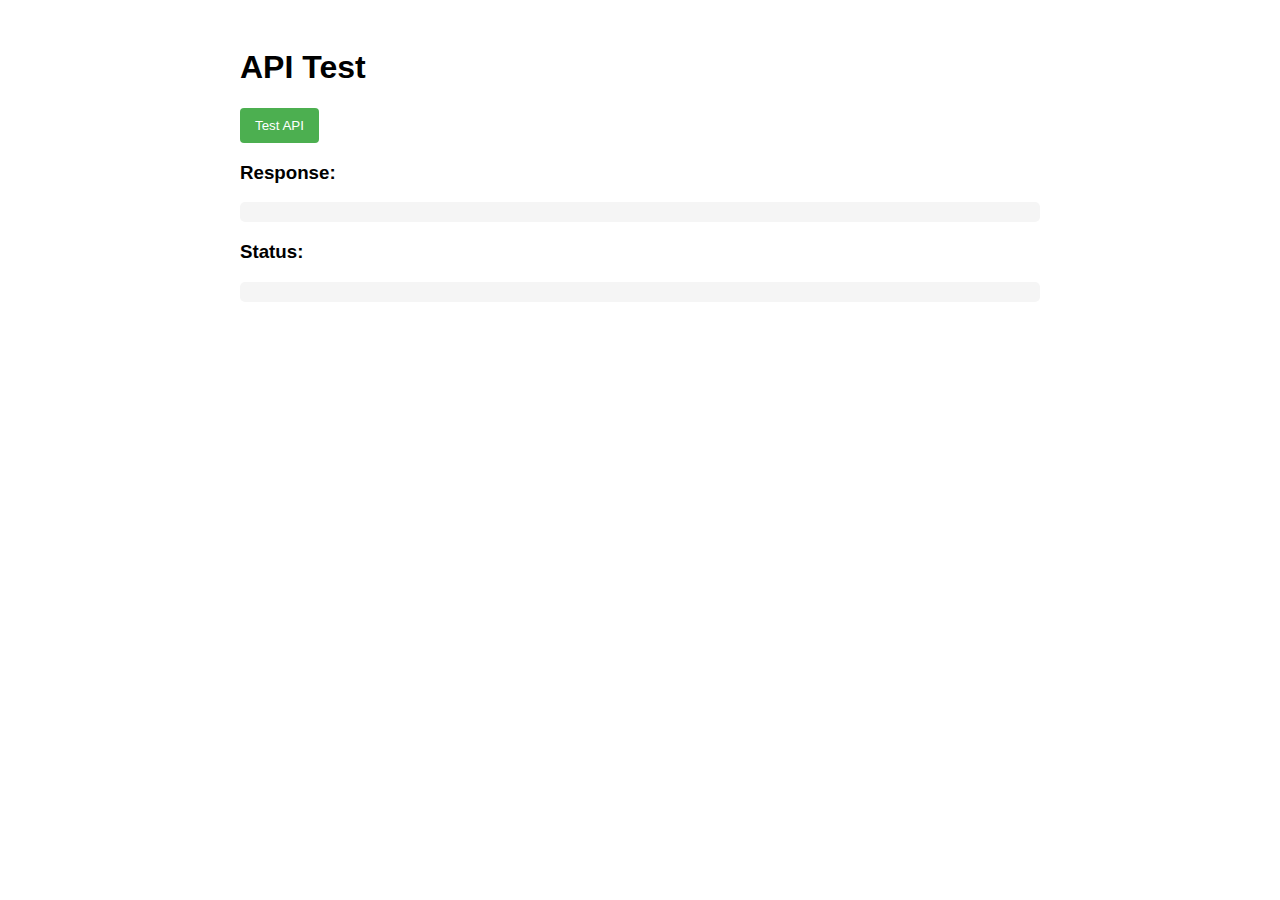
<file: static/test.html>
<!DOCTYPE html>
<html>
<head>
    <title>API Test</title>
    <style>
        body {
            font-family: Arial, sans-serif;
            padding: 20px;
        }
        .container {
            max-width: 800px;
            margin: 0 auto;
        }
        pre {
            background-color: #f5f5f5;
            padding: 10px;
            border-radius: 5px;
            overflow-x: auto;
        }
        .error {
            color: red;
        }
        .success {
            color: green;
        }
        button {
            padding: 10px 15px;
            background-color: #4CAF50;
            color: white;
            border: none;
            border-radius: 4px;
            cursor: pointer;
        }
        button:hover {
            background-color: #45a049;
        }
    </style>
</head>
<body>
    <div class="container">
        <h1>API Test</h1>
        <button id="testBtn">Test API</button>
        <div id="statusContainer" style="margin-top: 10px;"></div>
        <h3>Response:</h3>
        <pre id="response"></pre>
        <h3>Status:</h3>
        <pre id="status"></pre>
    </div>

    <script>
        document.getElementById('testBtn').addEventListener('click', async function() {
            const statusContainer = document.getElementById('statusContainer');
            const responseElem = document.getElementById('response');
            const statusElem = document.getElementById('status');
            
            statusContainer.innerHTML = '<span style="color: blue;">Testing API...</span>';
            
            try {
                // Create a basic payload for the API
                const payload = {
                    product_type: "Electronics",
                    product_group: "Smartphones",
                    actual_price: 999.99,
                    competitor_price: 1049.99,
                    rating: 4.5,
                    number_of_orders: 120
                };
                
                console.log("Sending data:", JSON.stringify(payload));
                
                const response = await fetch('/api/predict-price', {
                    method: 'POST',
                    headers: {
                        'Content-Type': 'application/json'
                    },
                    body: JSON.stringify(payload)
                });
                
                console.log("Response status:", response.status);
                
                // If response is not OK, try to get error details
                if (!response.ok) {
                    let errorText = await response.text();
                    try {
                        // Try to parse as JSON
                        const errorJson = JSON.parse(errorText);
                        errorText = JSON.stringify(errorJson, null, 2);
                    } catch (e) {
                        // Keep as text if not JSON
                    }
                    
                    statusContainer.innerHTML = `<span class="error">Error: ${response.status} ${response.statusText}</span>`;
                    responseElem.textContent = errorText;
                    statusElem.textContent = `Failed with status: ${response.status}`;
                    return;
                }
                
                // Get the JSON response
                const data = await response.json();
                
                // Prettify and display the response
                responseElem.textContent = JSON.stringify(data, null, 2);
                statusElem.textContent = `Success - Response received`;
                statusContainer.innerHTML = '<span class="success">Success! API responded correctly.</span>';
                
                // Check if response has expected properties
                const requiredProps = [
                    'recommendedPrice', 'minPrice', 'maxPrice', 
                    'elasticityCategory', 'explanation'
                ];
                
                const snakeCaseProps = [
                    'recommended_price', 'min_price', 'max_price',
                    'elasticity_category', 'explanation'
                ];
                
                // Check for camelCase
                const missingCamelProps = requiredProps.filter(prop => typeof data[prop] === 'undefined');
                
                // Check for snake_case
                const missingSnakeProps = snakeCaseProps.filter(prop => typeof data[prop] === 'undefined');
                
                if (missingCamelProps.length > 0 && missingSnakeProps.length > 0) {
                    const html = `
                        <div class="error">
                            <p>Warning: Some required properties are missing.</p>
                            <p>Missing camelCase props: ${missingCamelProps.join(', ')}</p>
                            <p>Missing snake_case props: ${missingSnakeProps.join(', ')}</p>
                        </div>
                    `;
                    statusContainer.innerHTML = html;
                }
                
            } catch (error) {
                console.error("Error:", error);
                statusContainer.innerHTML = `<span class="error">Error: ${error.message}</span>`;
                statusElem.textContent = `Exception: ${error.message}`;
            }
        });
    </script>
</body>
</html>
</file>
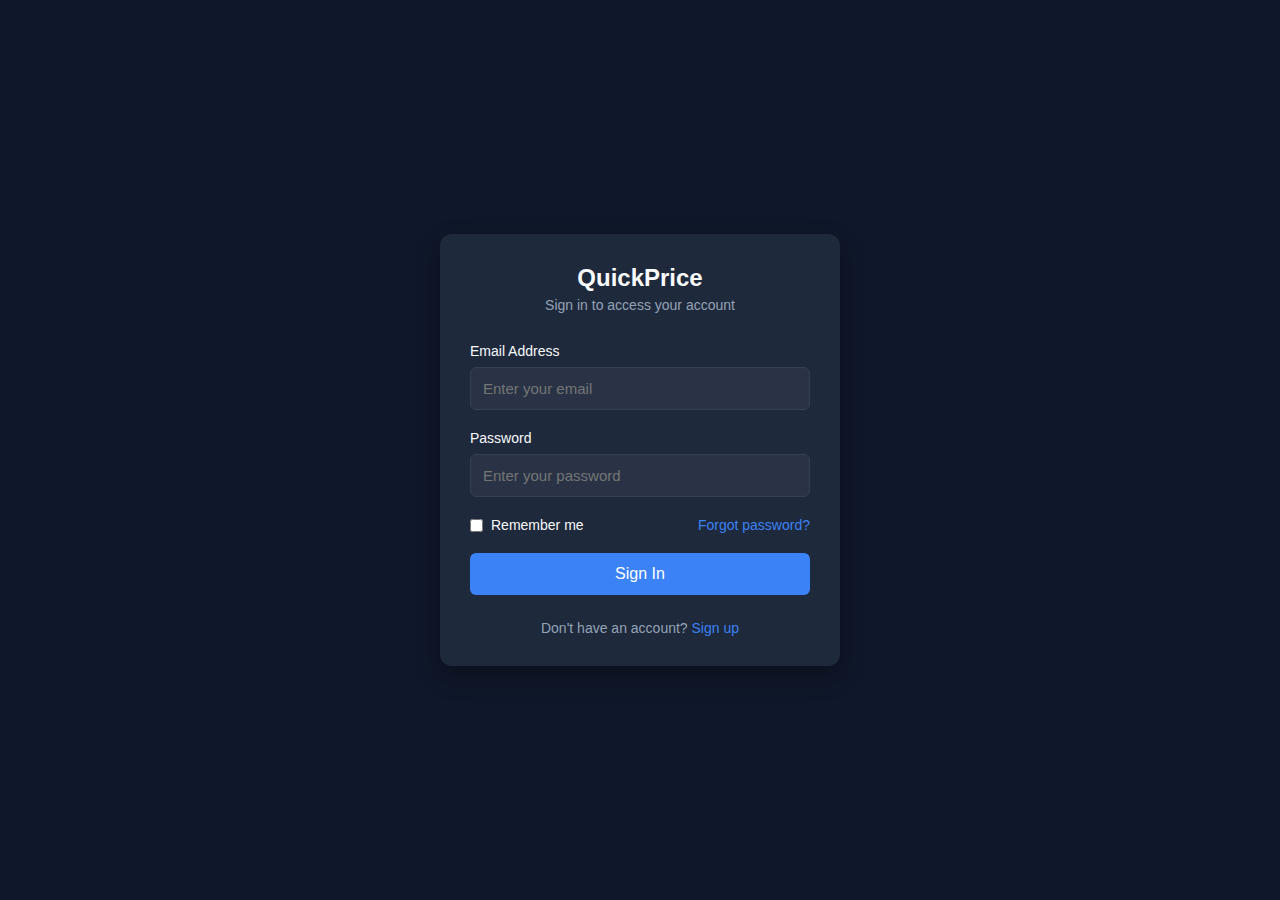
<file: templates/login.html>
<!DOCTYPE html>
<html lang="en" data-theme="dark">
<head>
  <meta charset="UTF-8">
  <meta name="viewport" content="width=device-width, initial-scale=1.0">
  <title>Login - QuickPrice</title>
  <link rel="stylesheet" href="/static/style.css">
  <link rel="stylesheet" href="https://cdnjs.cloudflare.com/ajax/libs/font-awesome/6.0.0/css/all.min.css">
  <style>
    :root {
      /* Dark Theme (Default) */
      --bg-color: #0f172a;
      --card-bg: #1e293b;
      --card-border: #334155;
      --text-color: #f8fafc;
      --text-muted: #94a3b8;
      --accent-color: #3b82f6;
      --hover-color: #2563eb;
      --danger-color: #ef4444;
      --success-color: #22c55e;
    }
    
    body {
      background-color: var(--bg-color);
      color: var(--text-color);
      font-family: -apple-system, BlinkMacSystemFont, "Segoe UI", Roboto, Oxygen, Ubuntu, Cantarell, sans-serif;
      margin: 0;
      padding: 0;
      height: 100vh;
      display: flex;
      align-items: center;
      justify-content: center;
    }
    
    .login-container {
      width: 100%;
      max-width: 400px;
      padding: 30px;
      background-color: var(--card-bg);
      border-radius: 12px;
      box-shadow: 0 10px 25px rgba(0, 0, 0, 0.3);
    }
    
    .brand {
      text-align: center;
      margin-bottom: 30px;
    }
    
    .brand h1 {
      color: var(--text-color);
      font-size: 24px;
      font-weight: 700;
      margin-bottom: 5px;
    }
    
    .brand p {
      color: var(--text-muted);
      font-size: 14px;
      margin-top: 0;
    }
    
    .form-group {
      margin-bottom: 20px;
    }
    
    .form-group label {
      display: block;
      margin-bottom: 8px;
      font-weight: 500;
      color: var(--text-color);
      font-size: 14px;
    }
    
    .form-group input {
      width: 100%;
      padding: 12px;
      border: 1px solid var(--card-border);
      background-color: rgba(255, 255, 255, 0.05);
      border-radius: 6px;
      color: var(--text-color);
      font-size: 15px;
      transition: all 0.2s;
      box-sizing: border-box;
    }
    
    .form-group input:focus {
      outline: none;
      border-color: var(--accent-color);
      box-shadow: 0 0 0 2px rgba(59, 130, 246, 0.3);
    }
    
    .form-options {
      display: flex;
      justify-content: space-between;
      align-items: center;
      margin-bottom: 20px;
      font-size: 14px;
    }
    
    .form-options a {
      color: var(--accent-color);
      text-decoration: none;
    }
    
    .form-options a:hover {
      text-decoration: underline;
    }
    
    .checkbox-container {
      display: flex;
      align-items: center;
    }
    
    .checkbox-container input {
      margin-right: 8px;
    }
    
    button {
      width: 100%;
      padding: 12px;
      background-color: var(--accent-color);
      color: white;
      border: none;
      border-radius: 6px;
      font-size: 16px;
      font-weight: 500;
      cursor: pointer;
      transition: background-color 0.2s;
    }
    
    button:hover {
      background-color: var(--hover-color);
    }
    
    .login-footer {
      text-align: center;
      margin-top: 25px;
      font-size: 14px;
      color: var(--text-muted);
    }
    
    .login-footer a {
      color: var(--accent-color);
      text-decoration: none;
    }
    
    .login-footer a:hover {
      text-decoration: underline;
    }
    
    .alert {
      padding: 12px;
      border-radius: 6px;
      margin-bottom: 20px;
      display: none;
    }
    
    .alert-danger {
      background-color: rgba(239, 68, 68, 0.2);
      color: #fca5a5;
      border: 1px solid rgba(239, 68, 68, 0.3);
    }
    
    .alert-success {
      background-color: rgba(34, 197, 94, 0.2);
      color: #86efac;
      border: 1px solid rgba(34, 197, 94, 0.3);
    }
  </style>
</head>
<body>
  <div class="login-container">
    <div class="brand">
      <h1>QuickPrice</h1>
      <p>Sign in to access your account</p>
    </div>
    
    <div id="alert" class="alert"></div>
    
    <form id="loginForm">
      <div class="form-group">
        <label for="email">Email Address</label>
        <input type="email" id="email" name="email" placeholder="Enter your email" required>
      </div>
      
      <div class="form-group">
        <label for="password">Password</label>
        <input type="password" id="password" name="password" placeholder="Enter your password" required>
      </div>
      
      <div class="form-options">
        <div class="checkbox-container">
          <input type="checkbox" id="remember" name="remember">
          <label for="remember">Remember me</label>
        </div>
        <a href="#">Forgot password?</a>
      </div>
      
      <button type="submit">Sign In</button>
    </form>
    
    <div class="login-footer">
      Don't have an account? <a href="/signup">Sign up</a>
    </div>
  </div>
  
  <script>
    document.addEventListener('DOMContentLoaded', function() {
      // Check if already logged in
      const currentUser = JSON.parse(localStorage.getItem('currentUser'));
      if (currentUser) {
        window.location.href = '/';
      }
      
      // Create demo user if none exists
      if (!localStorage.getItem('users')) {
        const users = [
          {
            name: 'Sarah Johnson',
            email: 'sarah@example.com',
            password: 'password123',
            role: 'Admin',
            id: '12345',
            createdAt: new Date().toISOString(),
            company: 'Tech Innovations Ltd',
            position: 'Senior Product Manager'
          }
        ];
        localStorage.setItem('users', JSON.stringify(users));
      }
      
      // Handle login form submission
      const loginForm = document.getElementById('loginForm');
      const alert = document.getElementById('alert');
      
      loginForm.addEventListener('submit', function(e) {
        e.preventDefault();
        console.log("Login form submitted");
        
        const email = document.getElementById('email').value;
        const password = document.getElementById('password').value;
        
        // Get users from localStorage
        const users = JSON.parse(localStorage.getItem('users')) || [];
        console.log("Checking credentials against localStorage users");
        
        // Find user with matching credentials
        const user = users.find(u => u.email === email && u.password === password);
        
        if (user) {
          console.log("User found in localStorage:", user);
          // Create a session and store current user
          localStorage.setItem('currentUser', JSON.stringify(user));
          
          // Also send to server for session
          console.log("Sending user data to server for session");
          fetch('/login', {
            method: 'POST',
            headers: {
              'Content-Type': 'application/json',
            },
            body: JSON.stringify({
              email: user.email,
              name: user.name,
              role: user.role
            })
          })
          .then(response => {
            console.log("Server response status:", response.status);
            return response.json();
          })
          .then(data => {
            console.log("Server login response:", data);
            // Show success message
            alert.className = 'alert alert-success';
            alert.style.display = 'block';
            alert.innerHTML = 'Login successful! Redirecting...';
            
            // Redirect to dashboard
            setTimeout(() => {
              window.location.href = '/';
            }, 1000);
          })
          .catch(error => {
            console.error('Error:', error);
            alert.className = 'alert alert-danger';
            alert.style.display = 'block';
            alert.innerHTML = 'Error creating server session. Please try again.';
          });
        } else {
          console.log("User not found in localStorage");
          // Show error message
          alert.className = 'alert alert-danger';
          alert.style.display = 'block';
          alert.innerHTML = 'Invalid email or password. Please try again.';
        }
      });
    });
  </script>
</body>
</html>
</file>
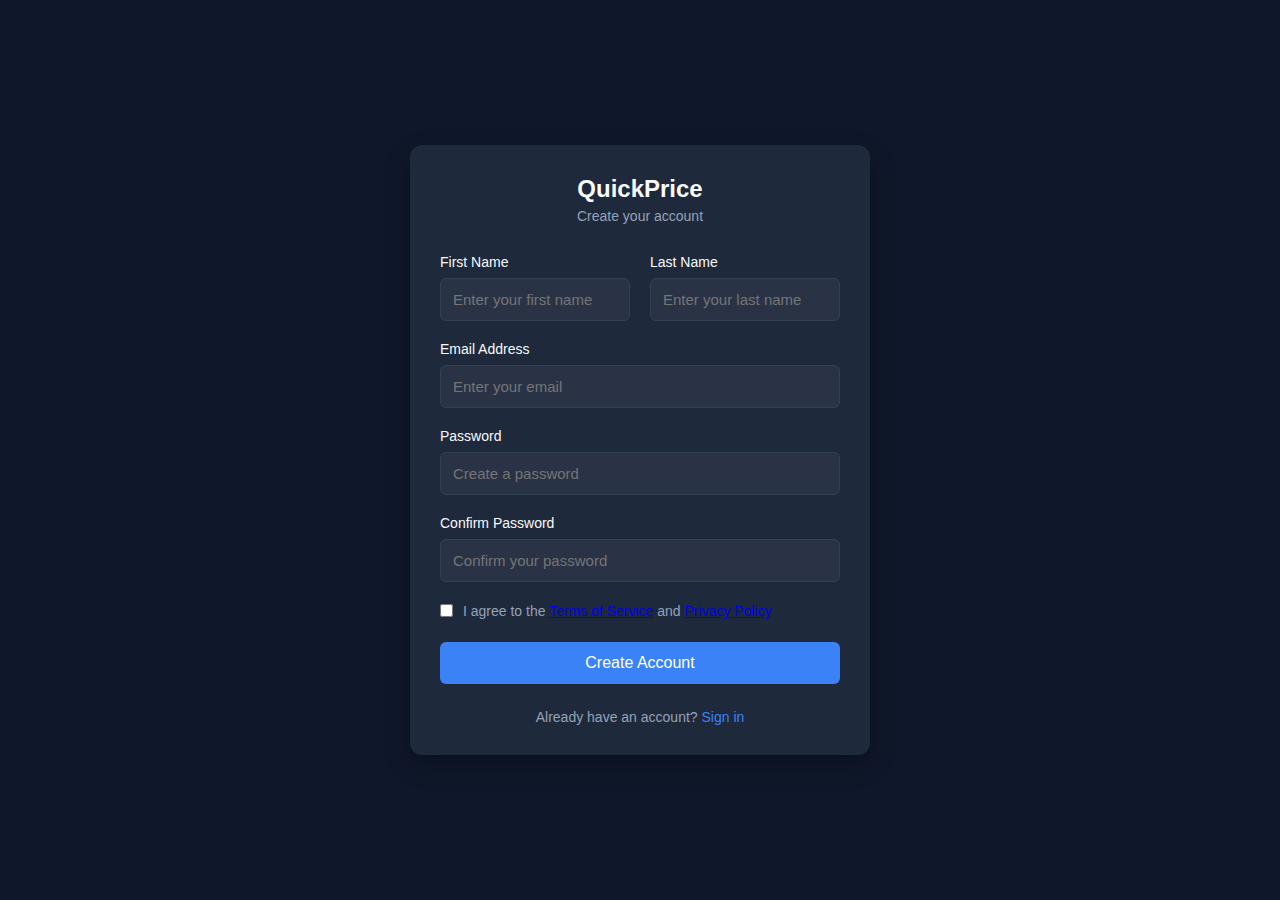
<file: templates/signup.html>
<!DOCTYPE html>
<html lang="en" data-theme="dark">
<head>
  <meta charset="UTF-8">
  <meta name="viewport" content="width=device-width, initial-scale=1.0">
  <title>Sign Up - QuickPrice</title>
  <link rel="stylesheet" href="/static/style.css">
  <link rel="stylesheet" href="https://cdnjs.cloudflare.com/ajax/libs/font-awesome/6.0.0/css/all.min.css">
  <style>
    :root {
      /* Dark Theme (Default) */
      --bg-color: #0f172a;
      --card-bg: #1e293b;
      --card-border: #334155;
      --text-color: #f8fafc;
      --text-muted: #94a3b8;
      --accent-color: #3b82f6;
      --hover-color: #2563eb;
      --danger-color: #ef4444;
      --success-color: #22c55e;
    }
    
    body {
      background-color: var(--bg-color);
      color: var(--text-color);
      font-family: -apple-system, BlinkMacSystemFont, "Segoe UI", Roboto, Oxygen, Ubuntu, Cantarell, sans-serif;
      margin: 0;
      padding: 0;
      min-height: 100vh;
      display: flex;
      align-items: center;
      justify-content: center;
    }
    
    .signup-container {
      width: 100%;
      max-width: 460px;
      padding: 30px;
      background-color: var(--card-bg);
      border-radius: 12px;
      box-shadow: 0 10px 25px rgba(0, 0, 0, 0.3);
      margin: 30px 0;
    }
    
    .brand {
      text-align: center;
      margin-bottom: 30px;
    }
    
    .brand h1 {
      color: var(--text-color);
      font-size: 24px;
      font-weight: 700;
      margin-bottom: 5px;
    }
    
    .brand p {
      color: var(--text-muted);
      font-size: 14px;
      margin-top: 0;
    }
    
    .form-group {
      margin-bottom: 20px;
    }
    
    .form-group label {
      display: block;
      margin-bottom: 8px;
      font-weight: 500;
      color: var(--text-color);
      font-size: 14px;
    }
    
    .form-group input,
    .form-group select {
      width: 100%;
      padding: 12px;
      border: 1px solid var(--card-border);
      background-color: rgba(255, 255, 255, 0.05);
      border-radius: 6px;
      color: var(--text-color);
      font-size: 15px;
      transition: all 0.2s;
      box-sizing: border-box;
    }
    
    .form-group input:focus,
    .form-group select:focus {
      outline: none;
      border-color: var(--accent-color);
      box-shadow: 0 0 0 2px rgba(59, 130, 246, 0.3);
    }
    
    .form-row {
      display: flex;
      gap: 20px;
      margin-bottom: 20px;
    }
    
    .form-row .form-group {
      flex: 1;
      margin-bottom: 0;
    }
    
    .form-options {
      margin-bottom: 20px;
      font-size: 14px;
    }
    
    .form-options a {
      color: var(--accent-color);
      text-decoration: none;
    }
    
    .form-options a:hover {
      text-decoration: underline;
    }
    
    .checkbox-container {
      display: flex;
      align-items: flex-start;
      margin-bottom: 20px;
    }
    
    .checkbox-container input {
      margin-right: 10px;
      margin-top: 2px;
    }
    
    .checkbox-container label {
      font-size: 14px;
      line-height: 1.4;
      color: var(--text-muted);
    }
    
    button {
      width: 100%;
      padding: 12px;
      background-color: var(--accent-color);
      color: white;
      border: none;
      border-radius: 6px;
      font-size: 16px;
      font-weight: 500;
      cursor: pointer;
      transition: background-color 0.2s;
    }
    
    button:hover {
      background-color: var(--hover-color);
    }
    
    .signup-footer {
      text-align: center;
      margin-top: 25px;
      font-size: 14px;
      color: var(--text-muted);
    }
    
    .signup-footer a {
      color: var(--accent-color);
      text-decoration: none;
    }
    
    .signup-footer a:hover {
      text-decoration: underline;
    }
    
    .alert {
      padding: 12px;
      border-radius: 6px;
      margin-bottom: 20px;
      display: none;
    }
    
    .alert-danger {
      background-color: rgba(239, 68, 68, 0.2);
      color: #fca5a5;
      border: 1px solid rgba(239, 68, 68, 0.3);
    }
    
    .alert-success {
      background-color: rgba(34, 197, 94, 0.2);
      color: #86efac;
      border: 1px solid rgba(34, 197, 94, 0.3);
    }
  </style>
</head>
<body>
  <div class="signup-container">
    <div class="brand">
      <h1>QuickPrice</h1>
      <p>Create your account</p>
    </div>
    
    <div id="alert" class="alert"></div>
    
    <form id="signupForm">
      <div class="form-row">
        <div class="form-group">
          <label for="firstName">First Name</label>
          <input type="text" id="firstName" name="firstName" placeholder="Enter your first name" required>
        </div>
        
        <div class="form-group">
          <label for="lastName">Last Name</label>
          <input type="text" id="lastName" name="lastName" placeholder="Enter your last name" required>
        </div>
      </div>
      
      <div class="form-group">
        <label for="email">Email Address</label>
        <input type="email" id="email" name="email" placeholder="Enter your email" required>
      </div>
      
      
      <div class="form-group">
        <label for="password">Password</label>
        <input type="password" id="password" name="password" placeholder="Create a password" required>
      </div>
      
      <div class="form-group">
        <label for="confirmPassword">Confirm Password</label>
        <input type="password" id="confirmPassword" name="confirmPassword" placeholder="Confirm your password" required>
      </div>
      
      <div class="checkbox-container">
        <input type="checkbox" id="terms" name="terms" required>
        <label for="terms">I agree to the <a href="#">Terms of Service</a> and <a href="#">Privacy Policy</a></label>
      </div>
      
      <button type="submit">Create Account</button>
    </form>
    
    <div class="signup-footer">
      Already have an account? <a href="/login">Sign in</a>
    </div>
  </div>
  
  <script>
    document.addEventListener('DOMContentLoaded', function() {
      // Check if already logged in
      const currentUser = JSON.parse(localStorage.getItem('currentUser'));
      if (currentUser) {
        window.location.href = '/';
      }
      
      // Handle signup form submission
      const signupForm = document.getElementById('signupForm');
      const alert = document.getElementById('alert');
      
      signupForm.addEventListener('submit', function(e) {
        e.preventDefault();
        
        // Get form values
        const firstName = document.getElementById('firstName').value;
        const lastName = document.getElementById('lastName').value;
        const email = document.getElementById('email').value;
        const company = document.getElementById('company').value;
        const position = document.getElementById('position').value;
        const password = document.getElementById('password').value;
        const confirmPassword = document.getElementById('confirmPassword').value;
        
        // Validate form
        if (password !== confirmPassword) {
          alert.className = 'alert alert-danger';
          alert.style.display = 'block';
          alert.innerHTML = 'Passwords do not match. Please try again.';
          return;
        }
        
        // Get existing users from localStorage
        const users = JSON.parse(localStorage.getItem('users')) || [];
        
        // Check if email already exists
        if (users.some(user => user.email === email)) {
          alert.className = 'alert alert-danger';
          alert.style.display = 'block';
          alert.innerHTML = 'Email already in use. Please use a different email address.';
          return;
        }
        
        // Create new user object
        const newUser = {
          name: firstName + ' ' + lastName,
          email: email,
          password: password,
          role: 'User', // Default role for new users
          id: Math.random().toString(36).substring(2, 10),
          createdAt: new Date().toISOString(),
          company: company,
          position: position
        };
        
        // Add new user to users array
        users.push(newUser);
        
        // Update localStorage
        localStorage.setItem('users', JSON.stringify(users));
        
        // Show success message
        alert.className = 'alert alert-success';
        alert.style.display = 'block';
        alert.innerHTML = 'Account created successfully! Redirecting to login...';
        
        // Redirect to login page
        setTimeout(() => {
          window.location.href = '/login';
        }, 2000);
      });
    });
  </script>
</body>
</html>
</file>
<file: static/style.css>
:root {
    --primary-color: #2c7be5;
    --secondary-color: #a6c5f7;
    --success-color: #00d97e;
    --danger-color: #e63757;
    --warning-color: #f6c343;
    --info-color: #39afd1;
    --dark-color: #12263f;
    --light-color: #f9fbfd;
    --white-color: #ffffff;
    --gray-color: #95aac9;
    --light-gray: #edf2f9;
    --border-color: #e3ebf6;
    --shadow-color: rgba(18, 38, 63, 0.1);
}

* {
    margin: 0;
    padding: 0;
    box-sizing: border-box;
    font-family: 'Segoe UI', Tahoma, Geneva, Verdana, sans-serif;
}

body {
    background-color: var(--light-color);
    color: var(--dark-color);
}

.container {
    max-width: 1400px;
    margin: 0 auto;
    padding: 20px;
}

/* Header */
header {
    display: flex;
    justify-content: space-between;
    align-items: center;
    margin-bottom: 20px;
}

header h1 {
    color: var(--dark-color);
    font-size: 1.8rem;
}

.user-profile {
    display: flex;
    align-items: center;
    background-color: var(--white-color);
    padding: 8px 15px;
    border-radius: 50px;
    box-shadow: 0 2px 4px var(--shadow-color);
}

.user-name {
    margin-right: 10px;
    font-weight: 500;
}

.user-role {
    background-color: var(--light-gray);
    color: var(--gray-color);
    padding: 3px 8px;
    border-radius: 10px;
    font-size: 0.8rem;
}

/* Tabs */
.tabs {
    display: flex;
    margin-bottom: 20px;
    border-bottom: 1px solid var(--border-color);
}

.tab-button {
    padding: 10px 20px;
    margin-right: 5px;
    background: none;
    border: none;
    border-bottom: 2px solid transparent;
    cursor: pointer;
    font-weight: 500;
    font-size: 1rem;
    color: var(--gray-color);
    transition: all 0.2s;
}

.tab-button:hover {
    color: var(--primary-color);
}

.tab-button.active {
    color: var(--primary-color);
    border-bottom: 2px solid var(--primary-color);
}

.tab-content {
    display: none;
}

.tab-content.active {
    display: block;
}

/* Dashboard Grid */
.dashboard-grid {
    display: grid;
    grid-template-columns: repeat(3, 1fr);
    gap: 20px;
}

.card {
    background-color: var(--white-color);
    border-radius: 10px;
    box-shadow: 0 4px 6px var(--shadow-color);
    overflow: hidden;
    contain: content;
    transform: translateZ(0);
}

.card.wide {
    grid-column: span 3;
}

.card-header {
    display: flex;
    justify-content: space-between;
    align-items: center;
    padding: 15px;
    border-bottom: 1px solid var(--border-color);
}

.card-header h3 {
    font-size: 1.1rem;
    font-weight: 500;
}

.icon {
    font-size: 1.5rem;
}

.card-content {
    padding: 15px;
}

.card-content h2 {
    font-size: 1.8rem;
    margin-bottom: 5px;
}

.trend {
    font-size: 0.9rem;
    margin-bottom: 15px;
}

.trend.positive {
    color: var(--success-color);
}

.trend.negative {
    color: var(--danger-color);
}

/* Progress bars */
.progress-container {
    margin-bottom: 15px;
}

.progress-container label {
    display: block;
    margin-bottom: 5px;
    font-size: 0.9rem;
    color: var(--gray-color);
}

.progress-bar {
    height: 8px;
    background-color: var(--light-gray);
    border-radius: 4px;
    margin-bottom: 5px;
    overflow: hidden;
}

.progress {
    height: 100%;
    background-color: var(--primary-color);
}

/* Transaction list */
.transaction-list {
    list-style: none;
}

.transaction-item {
    display: flex;
    justify-content: space-between;
    align-items: center;
    padding: 12px 0;
    border-bottom: 1px solid var(--border-color);
}

.transaction-item:last-child {
    border-bottom: none;
}

.transaction-product {
    flex: 2;
    font-weight: 500;
}

.transaction-date {
    flex: 1;
    color: var(--gray-color);
    font-size: 0.9rem;
}

.transaction-amount {
    flex: 1;
    font-weight: 500;
    text-align: right;
}

.transaction-status {
    flex: 1;
    text-align: center;
    padding: 3px 8px;
    border-radius: 15px;
    font-size: 0.8rem;
    font-weight: 500;
}

.transaction-status.completed {
    background-color: rgba(0, 217, 126, 0.15);
    color: var(--success-color);
}

.transaction-status.pending {
    background-color: rgba(246, 195, 67, 0.15);
    color: var(--warning-color);
}

/* Pricing Tool */
.pricing-tool {
    display: grid;
    grid-template-columns: 1fr 1fr;
    gap: 20px;
}

.pricing-form, .pricing-results {
    background-color: var(--white-color);
    border-radius: 10px;
    box-shadow: 0 4px 6px var(--shadow-color);
    padding: 20px;
}

.pricing-form h2, .pricing-results h2 {
    margin-bottom: 20px;
    color: var(--dark-color);
    font-size: 1.4rem;
}

.form-group {
    margin-bottom: 15px;
}

.form-group label {
    display: block;
    margin-bottom: 5px;
    color: var(--dark-color);
    font-weight: 500;
}

.form-group input, .form-group select {
    width: 100%;
    padding: 10px;
    border: 1px solid var(--border-color);
    border-radius: 5px;
    font-size: 1rem;
}

.form-group input:focus, .form-group select:focus {
    outline: none;
    border-color: var(--primary-color);
}

button {
    background-color: var(--primary-color);
    color: white;
    border: none;
    border-radius: 5px;
    padding: 12px 20px;
    font-size: 1rem;
    font-weight: 500;
    cursor: pointer;
    transition: background-color 0.2s;
}

button:hover {
    background-color: #1a68d1;
}

button:disabled {
    background-color: var(--gray-color);
    cursor: not-allowed;
}

/* Pricing Results */
.results-content {
    display: grid;
    grid-template-columns: 1fr;
    gap: 20px;
}

.results-content.hidden, .market-insights.hidden {
    display: none;
}

.no-results {
    padding: 40px 0;
    text-align: center;
    color: var(--gray-color);
}

.price-card {
    background-color: var(--light-gray);
    padding: 15px;
    border-radius: 8px;
    text-align: center;
}

.price-card h3 {
    font-size: 1rem;
    font-weight: 500;
    margin-bottom: 10px;
}

.price {
    font-size: 2.5rem;
    font-weight: 600;
    color: var(--primary-color);
}

.price-range {
    display: flex;
    justify-content: space-between;
    margin-top: 10px;
}

.min-price, .max-price {
    text-align: center;
    flex: 1;
}

.min-price span, .max-price span {
    display: block;
    font-size: 0.9rem;
    color: var(--gray-color);
    margin-bottom: 5px;
}

.min-price div, .max-price div {
    font-size: 1.3rem;
    font-weight: 500;
}

.elasticity-info, .impact-factors, .explanation {
    border-top: 1px solid var(--border-color);
    padding-top: 15px;
}

.elasticity-info h3, .impact-factors h3, .explanation h3, .market-insights h3 {
    font-size: 1.1rem;
    margin-bottom: 10px;
    font-weight: 500;
}

#elasticityCategory {
    display: inline-block;
    padding: 5px 10px;
    background-color: var(--light-gray);
    border-radius: 5px;
    font-weight: 500;
}

.factor {
    display: flex;
    justify-content: space-between;
    margin-bottom: 8px;
}

.explanation p {
    line-height: 1.5;
}

.insights-grid {
    display: grid;
    grid-template-columns: repeat(2, 1fr);
    gap: 10px;
}

.insight {
    background-color: var(--light-gray);
    padding: 10px;
    border-radius: 5px;
    display: flex;
    justify-content: space-between;
}

/* Market Analysis */
.market-analysis {
    display: grid;
    grid-template-columns: 1fr 2fr;
    gap: 20px;
}

.control-panel, .analysis-panel, .report-panel {
    background-color: var(--white-color);
    border-radius: 10px;
    box-shadow: 0 4px 6px var(--shadow-color);
    padding: 20px;
    margin-bottom: 20px;
}

.data-status {
    margin-top: 20px;
    background-color: var(--light-gray);
    padding: 15px;
    border-radius: 8px;
}

.data-status h3 {
    font-size: 1rem;
    margin-bottom: 10px;
}

.status-item {
    display: flex;
    justify-content: space-between;
    margin-bottom: 8px;
}

.visualization-container {
    margin-top: 20px;
}

.visualization {
    background-color: var(--light-gray);
    padding: 15px;
    border-radius: 8px;
    margin-bottom: 20px;
    min-height: 250px;
    height: 300px;
    max-height: 300px;
    display: flex;
    justify-content: center;
    align-items: center;
    overflow: hidden;
}

.visualization img {
    max-width: 100%;
    max-height: 270px;
    height: auto;
    display: block;
    object-fit: contain;
}

.market-position {
    margin-top: 20px;
}

.position-card {
    background-color: var(--light-gray);
    padding: 15px;
    border-radius: 8px;
    margin-bottom: 15px;
}

.position-card h4 {
    margin-bottom: 10px;
    font-size: 1.1rem;
}

.position-info {
    display: grid;
    grid-template-columns: 1fr 1fr;
    gap: 10px;
}

.position-item {
    display: flex;
    justify-content: space-between;
}

.position-item .value {
    font-weight: 500;
}

.value.status-very-competitive {
    color: var(--success-color);
}

.value.status-competitive {
    color: #20c997;
}

.value.status-average {
    color: #6c757d;
}

.value.status-premium {
    color: #fd7e14;
}

.value.status-very-premium {
    color: var(--danger-color);
}

.similar-products {
    margin-top: 15px;
}

.similar-products h4 {
    margin-bottom: 10px;
    font-size: 1.1rem;
}

.similar-products table {
    width: 100%;
    border-collapse: collapse;
}

.similar-products th, .similar-products td {
    padding: 8px;
    text-align: left;
    border-bottom: 1px solid var(--border-color);
}

.similar-products th {
    font-weight: 500;
}

.report-panel {
    grid-column: span 2;
}

.report-card {
    background-color: var(--light-gray);
    padding: 15px;
    border-radius: 8px;
}

.report-header {
    display: flex;
    justify-content: space-between;
    align-items: center;
    margin-bottom: 15px;
}

.report-header h3 {
    font-size: 1.2rem;
}

.report-date {
    color: var(--gray-color);
    font-size: 0.9rem;
}

.market-summary, .deals-summary, .products-summary {
    margin-bottom: 20px;
    padding: 15px;
    background-color: white;
    border-radius: 8px;
}

.market-summary h4, .deals-summary h4, .products-summary h4 {
    margin-bottom: 15px;
}

.summary-stats, .trend-stats {
    display: grid;
    grid-template-columns: repeat(4, 1fr);
    gap: 10px;
    margin-bottom: 15px;
}

.trend-stats {
    grid-template-columns: repeat(3, 1fr);
}

.stat, .trend-stat {
    background-color: var(--light-gray);
    padding: 10px;
    border-radius: 5px;
}

.stat span, .trend-stat span {
    display: block;
}

.stat .value, .trend-stat .value {
    font-weight: 600;
    margin-top: 5px;
}

.trend-increasing {
    color: var(--success-color);
}

.trend-decreasing {
    color: var(--danger-color);
}

.trend-stable {
    color: var(--warning-color);
}

.products-summary table {
    width: 100%;
    border-collapse: collapse;
}

.products-summary th, .products-summary td {
    padding: 8px;
    text-align: left;
    border-bottom: 1px solid var(--border-color);
}

.products-summary th {
    background-color: var(--light-gray);
    font-weight: 500;
}

.no-data-message, .error-message {
    text-align: center;
    padding: 20px;
    color: var(--gray-color);
}

.error-message {
    color: var(--danger-color);
}

/* Responsive Adjustments */
@media (max-width: 1024px) {
    .dashboard-grid {
        grid-template-columns: repeat(2, 1fr);
    }
    
    .card.wide {
        grid-column: span 2;
    }
    
    .pricing-tool, .market-analysis {
        grid-template-columns: 1fr;
    }
    
    .report-panel {
        grid-column: span 1;
    }
    
    .summary-stats, .trend-stats {
        grid-template-columns: repeat(2, 1fr);
    }
}

@media (max-width: 768px) {
    .dashboard-grid {
        grid-template-columns: 1fr;
    }
    
    .card.wide {
        grid-column: span 1;
    }
    
    .insights-grid {
        grid-template-columns: 1fr;
    }
    
    .position-info {
        grid-template-columns: 1fr;
    }
}

/* Charts and Visualizations */
canvas {
    width: 100% !important;
    height: 200px !important;
    max-height: 250px;
    margin-top: 10px;
    will-change: transform;
}

.chart-container {
    position: relative;
    height: 200px;
    width: 100%;
}

.tab-button, button, .card, .visualization img {
    transition: all 0.2s ease;
    backface-visibility: hidden;
    -webkit-font-smoothing: antialiased;
}
</file>
